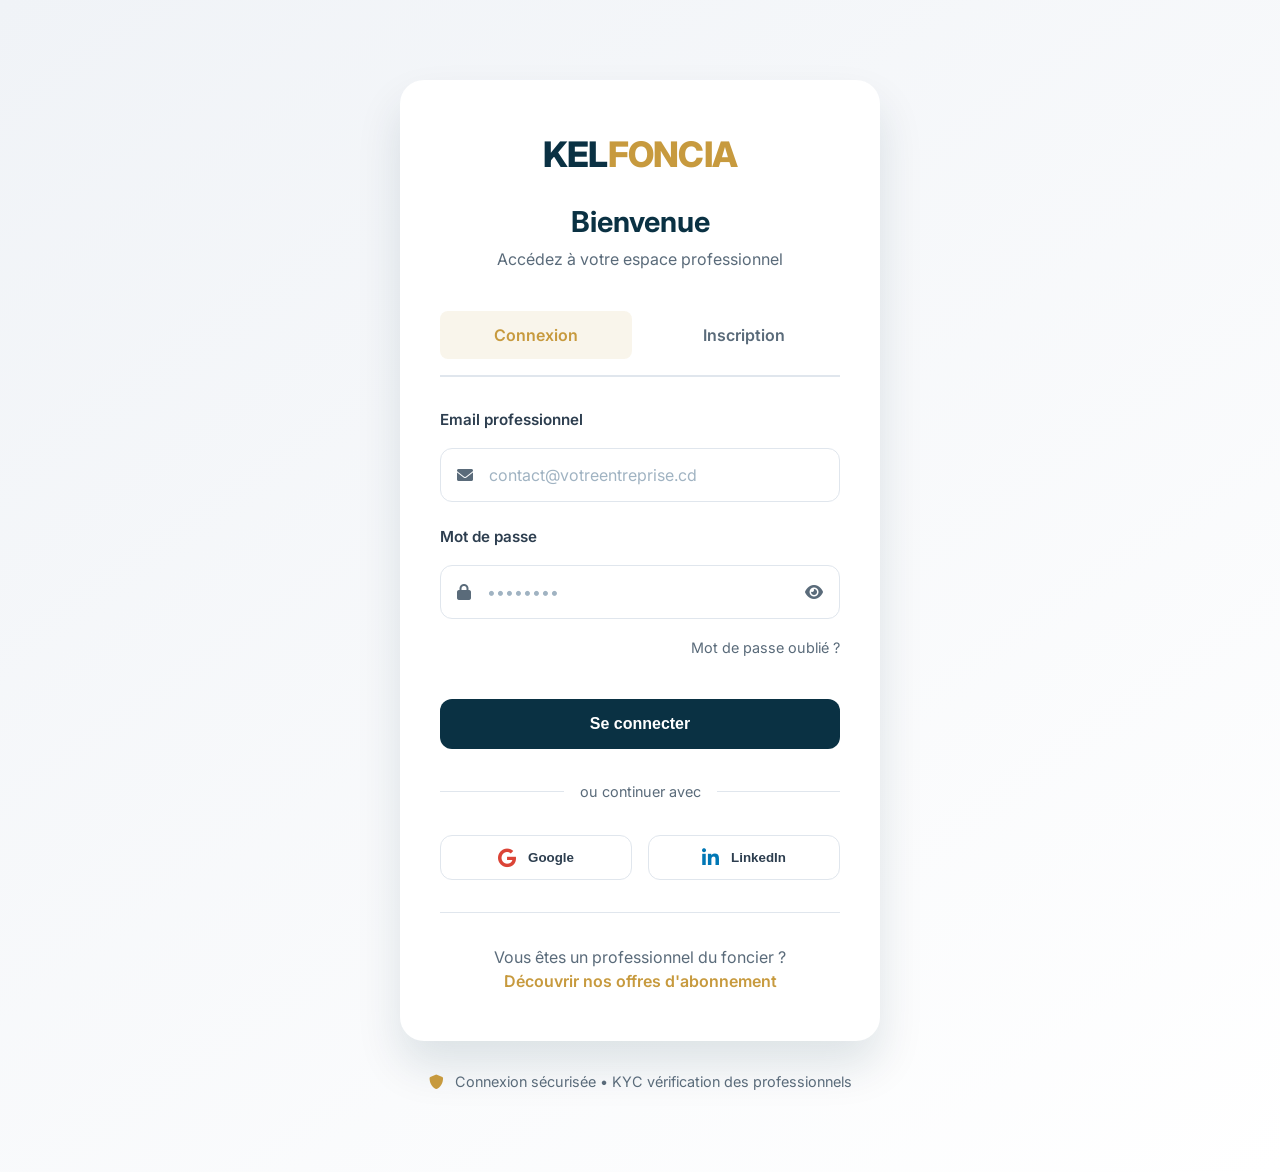
<file: connexion.html>
<!DOCTYPE html>
<html lang="fr">
    <head>
        <meta charset="UTF-8">
        <meta name="viewport" content="width=device-width, initial-scale=1.0">
        <title>Connexion • KelFoncia RDC</title>
        <link href="https://fonts.googleapis.com/css2?family=Inter:wght@400;500;600;700;800&display=swap" rel="stylesheet">
        <link rel="stylesheet" href="https://cdnjs.cloudflare.com/ajax/libs/font-awesome/6.0.0-beta3/css/all.min.css">
        <link rel="stylesheet" href="css/style.css">
        <style>
            /* Styles spécifiques à la page auth */
            .auth-page {
                min-height: 100vh;
                display: flex;
                align-items: center;
                justify-content: center;
                background: linear-gradient(145deg, var(--gris-clair) 0%, #ffffff 100%);
                padding: 80px 20px;
            }
            
            .auth-container {
                max-width: 480px;
                width: 100%;
            }
            
            .auth-card {
                background: white;
                border-radius: var(--border-radius-lg);
                box-shadow: var(--ombre-forte);
                padding: 48px 40px;
            }
            
            .auth-header {
                text-align: center;
                margin-bottom: 40px;
            }
            
            .auth-header .logo {
                font-size: 2.2rem;
                display: inline-block;
                margin-bottom: 24px;
            }
            
            .auth-header h1 {
                font-size: 1.8rem;
                color: var(--bleu-pro);
                margin-bottom: 8px;
            }
            
            .auth-header p {
                color: var(--gris-moyen);
            }
            
            .auth-tabs {
                display: flex;
                gap: 16px;
                margin-bottom: 32px;
                border-bottom: 2px solid #e0e6ed;
                padding-bottom: 16px;
            }
            
            .auth-tab {
                flex: 1;
                text-align: center;
                padding: 12px;
                font-weight: 600;
                color: var(--gris-moyen);
                cursor: pointer;
                border-radius: 8px;
                transition: var(--transition);
            }
            
            .auth-tab.active {
                background: rgba(199, 154, 62, 0.1);
                color: var(--or);
            }
            
            .auth-form {
                display: none;
            }
            
            .auth-form.active {
                display: block;
            }
            
            .form-group {
                margin-bottom: 24px;
            }
            
            .form-group label {
                display: block;
                font-weight: 600;
                color: var(--gris-fonce);
                margin-bottom: 8px;
                font-size: 0.95rem;
            }
            
            .input-group {
                display: flex;
                align-items: center;
                border: 1.5px solid #e0e6ed;
                border-radius: 12px;
                transition: var(--transition);
                background: white;
            }
            
            .input-group:focus-within {
                border-color: var(--or);
                box-shadow: 0 0 0 4px rgba(199, 154, 62, 0.1);
            }
            
            .input-group-icon {
                padding: 0 16px;
                color: var(--gris-moyen);
            }
            
            .input-group input {
                flex: 1;
                padding: 16px 16px 16px 0;
                border: none;
                background: transparent;
                font-size: 1rem;
                font-family: 'Inter', sans-serif;
            }
            
            .input-group input:focus {
                outline: none;
            }
            
            .input-group input::placeholder {
                color: #a0b3c2;
            }
            
            .forgot-password {
                text-align: right;
                margin-top: 8px;
            }
            
            .forgot-password a {
                color: var(--gris-moyen);
                font-size: 0.9rem;
                text-decoration: none;
            }
            
            .forgot-password a:hover {
                color: var(--or);
            }
            
            .btn-auth {
                width: 100%;
                padding: 16px;
                background: var(--bleu-pro);
                color: white;
                border: none;
                border-radius: 12px;
                font-weight: 700;
                font-size: 1rem;
                cursor: pointer;
                transition: var(--transition);
                margin-top: 16px;
            }
            
            .btn-auth:hover {
                background: #0c3b50;
                transform: translateY(-2px);
                box-shadow: 0 10px 20px rgba(10, 49, 67, 0.2);
            }
            
            .auth-divider {
                display: flex;
                align-items: center;
                text-align: center;
                color: var(--gris-moyen);
                margin: 32px 0;
            }
            
            .auth-divider::before,
            .auth-divider::after {
                content: '';
                flex: 1;
                border-bottom: 1px solid #e0e6ed;
            }
            
            .auth-divider span {
                padding: 0 16px;
                font-size: 0.9rem;
            }
            
            .social-login {
                display: grid;
                grid-template-columns: 1fr 1fr;
                gap: 16px;
            }
            
            .social-btn {
                display: flex;
                align-items: center;
                justify-content: center;
                gap: 12px;
                padding: 12px;
                border: 1.5px solid #e0e6ed;
                border-radius: 12px;
                background: white;
                font-weight: 600;
                color: var(--gris-fonce);
                cursor: pointer;
                transition: var(--transition);
            }
            
            .social-btn:hover {
                background: var(--gris-clair);
                border-color: var(--gris-moyen);
            }
            
            .social-btn i {
                font-size: 1.2rem;
            }
            
            .social-btn.google i {
                color: #DB4437;
            }
            
            .social-btn.linkedin i {
                color: #0077B5;
            }
            
            .auth-footer {
                text-align: center;
                margin-top: 32px;
                padding-top: 32px;
                border-top: 1px solid #e0e6ed;
                color: var(--gris-moyen);
            }
            
            .auth-footer a {
                color: var(--or);
                font-weight: 600;
                text-decoration: none;
            }
            
            .auth-footer a:hover {
                text-decoration: underline;
            }
            
            .role-selector {
                display: grid;
                grid-template-columns: repeat(3, 1fr);
                gap: 12px;
                margin-bottom: 24px;
            }
            
            .role-card {
                border: 1.5px solid #e0e6ed;
                border-radius: 12px;
                padding: 16px 8px;
                text-align: center;
                cursor: pointer;
                transition: var(--transition);
            }
            
            .role-card:hover {
                border-color: var(--or);
                background: rgba(199, 154, 62, 0.02);
            }
            
            .role-card.active {
                border-color: var(--or);
                background: rgba(199, 154, 62, 0.05);
            }
            
            .role-card i {
                font-size: 1.5rem;
                color: var(--or);
                margin-bottom: 8px;
            }
            
            .role-card span {
                display: block;
                font-weight: 600;
                font-size: 0.85rem;
                color: var(--gris-fonce);
            }
            
            .terms {
                display: flex;
                align-items: center;
                gap: 12px;
                margin-top: 24px;
                font-size: 0.9rem;
                color: var(--gris-moyen);
            }
            
            .terms input[type="checkbox"] {
                width: 18px;
                height: 18px;
                cursor: pointer;
            }
            
            .terms a {
                color: var(--or);
                text-decoration: none;
            }
            
            .kyc-section {
                margin-top: 32px;
                padding-top: 24px;
                border-top: 1px solid #e0e6ed;
            }
            
            .kyc-options {
                display: grid;
                grid-template-columns: 1fr 1fr;
                gap: 16px;
            }
            
            .btn-kyc {
                display: flex;
                align-items: center;
                justify-content: center;
                gap: 12px;
                padding: 14px;
                border: 1.5px solid var(--or);
                border-radius: 12px;
                background: rgba(199, 154, 62, 0.05);
                color: var(--or);
                font-weight: 600;
                cursor: pointer;
                transition: var(--transition);
                font-size: 0.9rem;
            }
            
            .btn-kyc:hover {
                background: var(--or);
                color: var(--bleu-pro);
                transform: translateY(-2px);
            }
            
            .btn-kyc i {
                font-size: 1.2rem;
            }
            
            .modal {
                display: none;
                position: fixed;
                z-index: 1000;
                left: 0;
                top: 0;
                width: 100%;
                height: 100%;
                background-color: rgba(0,0,0,0.5);
                backdrop-filter: blur(5px);
            }
            
            .modal-content {
                background-color: white;
                margin: 10% auto;
                padding: 30px;
                border-radius: var(--border-radius-lg);
                width: 90%;
                max-width: 500px;
                box-shadow: var(--ombre-forte);
                position: relative;
            }
            
            .close {
                position: absolute;
                top: 15px;
                right: 20px;
                color: var(--gris-moyen);
                font-size: 28px;
                font-weight: bold;
                cursor: pointer;
            }
            
            .close:hover {
                color: var(--or);
            }
            
            @media (max-width: 600px) {
                .auth-card {
                    padding: 32px 24px;
                }
                
                .role-selector {
                    grid-template-columns: 1fr;
                }
                
                .social-login {
                    grid-template-columns: 1fr;
                }
                
                .kyc-options {
                    grid-template-columns: 1fr;
                }
                
                .modal-content {
                    margin: 20% auto;
                    padding: 20px;
                }
            }
        </style>
    </head>
    <body>
        <main class="auth-page">
            <div class="auth-container fade-in">
                <div class="auth-card">
                    <div class="auth-header">
                        <a href="index.html" class="logo">KEL<span>FONCIA</span></a>
                        <h1>Bienvenue</h1>
                        <p>Accédez à votre espace professionnel</p>
                    </div>
                    
                    <!-- TABS CONNEXION / INSCRIPTION -->
                    <div class="auth-tabs">
                        <div class="auth-tab active" data-tab="login">Connexion</div>
                        <div class="auth-tab" data-tab="register">Inscription</div>
                    </div>
                    
                    <!-- FORMULAIRE CONNEXION -->
                    <div class="auth-form active" id="login-form">
                        <form>
                            <div class="form-group">
                                <label>Email professionnel</label>
                                <div class="input-group">
                                    <span class="input-group-icon"><i class="fas fa-envelope"></i></span>
                                    <input type="email" placeholder="contact@votreentreprise.cd" required>
                                </div>
                            </div>
                            
                            <div class="form-group">
                                <label>Mot de passe</label>
                                <div class="input-group">
                                    <span class="input-group-icon"><i class="fas fa-lock"></i></span>
                                    <input type="password" placeholder="••••••••" required>
                                    <span class="input-group-icon" style="cursor: pointer;">
                                        <i class="fas fa-eye"></i>
                                    </span>
                                </div>
                                <div class="forgot-password">
                                    <a href="#">Mot de passe oublié ?</a>
                                </div>
                            </div>
                            
                            <button type="submit" class="btn-auth">
                                Se connecter
                            </button>
                        </form>
                        
                        <div class="auth-divider">
                            <span>ou continuer avec</span>
                        </div>
                        
                        <div class="social-login">
                            <button class="social-btn google">
                                <i class="fab fa-google"></i>
                                Google
                            </button>
                            <button class="social-btn linkedin">
                                <i class="fab fa-linkedin-in"></i>
                                LinkedIn
                            </button>
                        </div>
                    </div>
                    
                    <!-- FORMULAIRE INSCRIPTION -->
                    <div class="auth-form" id="register-form">
                        <form>
                            <div class="form-group">
                                <label>Type de compte</label>
                                <div class="role-selector">
                                    <div class="role-card active" data-role="promoteur">
                                        <i class="fas fa-building"></i>
                                        <span>Promoteur</span>
                                    </div>
                                    <div class="role-card" data-role="investisseur">
                                        <i class="fas fa-chart-line"></i>
                                        <span>Investisseur</span>
                                    </div>
                                    <div class="role-card" data-role="proprietaire">
                                        <i class="fas fa-home"></i>
                                        <span>Propriétaire</span>
                                    </div>
                                </div>
                            </div>
                            
                            <div class="form-group">
                                <label>Nom complet / Raison sociale</label>
                                <div class="input-group">
                                    <span class="input-group-icon"><i class="fas fa-user"></i></span>
                                    <input type="text" placeholder="Votre nom ou société" required>
                                </div>
                            </div>
                            
                            <div class="form-group">
                                <label>Email professionnel</label>
                                <div class="input-group">
                                    <span class="input-group-icon"><i class="fas fa-envelope"></i></span>
                                    <input type="email" placeholder="contact@votreentreprise.cd" required>
                                </div>
                            </div>
                            
                            <div class="form-group">
                                <label>Téléphone (WhatsApp)</label>
                                <div class="input-group">
                                    <span class="input-group-icon"><i class="fas fa-phone-alt"></i></span>
                                    <input type="tel" placeholder="+243 81 234 5678" required>
                                </div>
                            </div>
                            
                            <div class="form-group">
                                <label>Mot de passe</label>
                                <div class="input-group">
                                    <span class="input-group-icon"><i class="fas fa-lock"></i></span>
                                    <input type="password" placeholder="Minimum 8 caractères" required>
                                </div>
                            </div>
                            
                            <div class="form-group">
                                <label>Confirmer le mot de passe</label>
                                <div class="input-group">
                                    <span class="input-group-icon"><i class="fas fa-lock"></i></span>
                                    <input type="password" placeholder="Confirmez votre mot de passe" required>
                                </div>
                            </div>
                            
                            <div class="terms">
                                <input type="checkbox" id="accept-terms" required>
                                <label for="accept-terms">
                                    J'accepte les <a href="#">conditions générales</a> et la 
                                    <a href="#">politique de confidentialité</a>
                                </label>
                            </div>
                            
                            <!-- SECTION KYC -->
                            <div class="kyc-section">
                                <h3 style="font-size: 1.1rem; color: var(--bleu-pro); margin-bottom: 16px; text-align: center;">
                                    <i class="fas fa-shield-alt" style="color: var(--or); margin-right: 8px;"></i>
                                    Vérification KYC Obligatoire
                                </h3>
                                <p style="font-size: 0.9rem; color: var(--gris-moyen); text-align: center; margin-bottom: 20px;">
                                    Pour sécuriser votre compte professionnel, choisissez une méthode de vérification d'identité.
                                </p>
                                <div class="kyc-options">
                                    <button type="button" class="btn-kyc" id="scan-id">
                                        <i class="fas fa-id-card"></i>
                                        Scanner Carte d'Électeur
                                    </button>
                                    <button type="button" class="btn-kyc" id="facial-recog">
                                        <i class="fas fa-camera"></i>
                                        Reconnaissance Faciale
                                    </button>
                                </div>
                            </div>
                            
                            <button type="submit" class="btn-auth" style="background: var(--or); color: var(--bleu-pro);">
                                Créer mon compte professionnel
                            </button>
                        </form>
                        
                        <div class="auth-divider">
                            <span>ou s'inscrire avec</span>
                        </div>
                        
                        <div class="social-login">
                            <button class="social-btn google">
                                <i class="fab fa-google"></i>
                                Google
                            </button>
                            <button class="social-btn linkedin">
                                <i class="fab fa-linkedin-in"></i>
                                LinkedIn
                            </button>
                        </div>
                    </div>
                    
                    <div class="auth-footer">
                        <p>Vous êtes un professionnel du foncier ?</p>
                        <a href="#">Découvrir nos offres d'abonnement</a>
                    </div>
                </div>
                
                <!-- MODAL KYC -->
                <div id="kyc-modal" class="modal">
                    <div class="modal-content">
                        <span class="close">&times;</span>
                        <h3 id="modal-title" style="text-align: center; color: var(--bleu-pro); margin-bottom: 20px;">
                            <i class="fas fa-camera" style="color: var(--or); margin-right: 8px;"></i>
                            Vérification d'Identité
                        </h3>
                        <div id="camera-container">
                            <video id="video" autoplay playsinline style="width: 100%; border-radius: 12px;"></video>
                            <canvas id="canvas" style="display:none;"></canvas>
                            <div class="camera-controls" style="text-align: center; margin-top: 20px;">
                                <button id="capture-btn" class="btn-auth" style="width: auto; padding: 12px 24px;">Capturer la photo</button>
                                <button id="retake-btn" class="btn-outline" style="width: auto; padding: 12px 24px; display:none; margin-left: 10px;">Reprendre</button>
                            </div>
                            <p id="status" style="text-align: center; margin-top: 10px; color: var(--gris-moyen); font-size: 0.9rem;"></p>
                        </div>
                    </div>
                </div>
                
                <!-- BADGE DE SÉCURITÉ -->
                <div style="text-align: center; margin-top: 30px; color: var(--gris-moyen); font-size: 0.9rem;">
                    <i class="fas fa-shield-alt" style="color: var(--or); margin-right: 8px;"></i>
                    Connexion sécurisée • KYC vérification des professionnels
                </div>
            </div>
        </main>
    </body>
    <script src="js/animations.js"></script>
    <script>
        //Script pour les tabs connexion/inscription
        document.addEventListener('DOMContentLoaded', function() {
            const tabs = document.querySelectorAll('.auth-tab');
            const forms = {
                'login': document.getElementById('login-form'),
                'register': document.getElementById('register-form')
            };
            
            tabs.forEach(tab => {
                tab.addEventListener('click', function() {
                    // Désactiver tous les tabs
                    tabs.forEach(t => t.classList.remove('active'));
                    this.classList.add('active');
                    
                    // Cacher tous les formulaires
                    Object.values(forms).forEach(form => {
                        if (form) form.classList.remove('active');
                    });
                    
                    // Afficher le formulaire correspondant
                    const tabName = this.dataset.tab;
                    if (tabName === 'login' && forms.login) {
                        forms.login.classList.add('active');
                    } else if (tabName === 'register' && forms.register) {
                        forms.register.classList.add('active');
                    }
                });
            });
            
        //     // Sélection des rôles
            const roleCards = document.querySelectorAll('.role-card');
            roleCards.forEach(card => {
                card.addEventListener('click', function() {
                    const parent = this.closest('.role-selector');
                    parent.querySelectorAll('.role-card').forEach(c => c.classList.remove('active'));
                    this.classList.add('active');
                });
            });
            
            // Afficher/masquer mot de passe
            const eyeIcons = document.querySelectorAll('.fa-eye, .fa-eye-slash');
            eyeIcons.forEach(icon => {
                icon.addEventListener('click', function() {
                    const input = this.closest('.input-group').querySelector('input');
                    if (input.type === 'password') {
                        input.type = 'text';
                        this.classList.remove('fa-eye');
                        this.classList.add('fa-eye-slash');
                    } else {
                        input.type = 'password';
                        this.classList.remove('fa-eye-slash');
                        this.classList.add('fa-eye');
                    }
                });
            });
            
            // KYC Modal
            const modal = document.getElementById('kyc-modal');
            const modalTitle = document.getElementById('modal-title');
            const video = document.getElementById('video');
            const canvas = document.getElementById('canvas');
            const captureBtn = document.getElementById('capture-btn');
            const retakeBtn = document.getElementById('retake-btn');
            const status = document.getElementById('status');
            const closeBtn = document.querySelector('.close');
            
            let stream;
            let currentMode = '';
            
            // Ouvrir modal pour scan ID
            document.getElementById('scan-id').addEventListener('click', function() {
                openModal('Scanner Carte d\'Électeur', 'Positionnez votre carte d\'électeur dans le cadre et capturez la photo.');
            });
            
            // Ouvrir modal pour reconnaissance faciale
            document.getElementById('facial-recog').addEventListener('click', function() {
                openModal('Reconnaissance Faciale', 'Positionnez-vous face à la caméra et capturez votre photo.');
            });
            
            // Fermer modal
            closeBtn.addEventListener('click', closeModal);
            window.addEventListener('click', function(event) {
                if (event.target === modal) {
                    closeModal();
                }
            });
            
            function openModal(title, instruction) {
                modalTitle.innerHTML = '<i class="fas fa-camera" style="color: var(--or); margin-right: 8px;"></i>' + title;
                status.textContent = instruction;
                modal.style.display = 'block';
                startCamera();
            }
            
            function closeModal() {
                modal.style.display = 'none';
                stopCamera();
                resetCamera();
            }
            
            function startCamera() {
                navigator.mediaDevices.getUserMedia({ video: true })
                    .then(function(mediaStream) {
                        stream = mediaStream;
                        video.srcObject = mediaStream;
                        video.style.display = 'block';
                        captureBtn.style.display = 'inline-block';
                        retakeBtn.style.display = 'none';
                        status.style.color = 'var(--gris-moyen)';
                    })
                    .catch(function(err) {
                        console.error('Erreur d\'accès à la caméra:', err);
                        status.textContent = 'Erreur: Impossible d\'accéder à la caméra. Vérifiez les permissions.';
                        status.style.color = 'red';
                    });
            }
            
            function stopCamera() {
                if (stream) {
                    stream.getTracks().forEach(track => track.stop());
                }
            }
            
            function resetCamera() {
                video.style.display = 'block';
                canvas.style.display = 'none';
                captureBtn.style.display = 'inline-block';
                retakeBtn.style.display = 'none';
            }
            
            // Capturer la photo
            captureBtn.addEventListener('click', function() {
                const context = canvas.getContext('2d');
                canvas.width = video.videoWidth;
                canvas.height = video.videoHeight;
                context.drawImage(video, 0, 0, canvas.width, canvas.height);
                
                video.style.display = 'none';
                canvas.style.display = 'block';
                captureBtn.style.display = 'none';
                retakeBtn.style.display = 'inline-block';
                
                status.textContent = 'Photo capturée avec succès ! Vous pouvez la reprendre ou fermer la fenêtre.';
                status.style.color = 'green';
                
                // Ici, on pourrait envoyer l'image à un serveur pour vérification
                // Pour la démo, on simule une vérification
                setTimeout(() => {
                    status.textContent = 'Vérification en cours...';
                    setTimeout(() => {
                        status.textContent = 'Vérification réussie ! Votre identité a été confirmée.';
                        status.style.color = 'green';
                    }, 2000);
                }, 1000);
            });
            
            // Reprendre la photo
            retakeBtn.addEventListener('click', resetCamera);
        });
    </script>
</html>
</file>
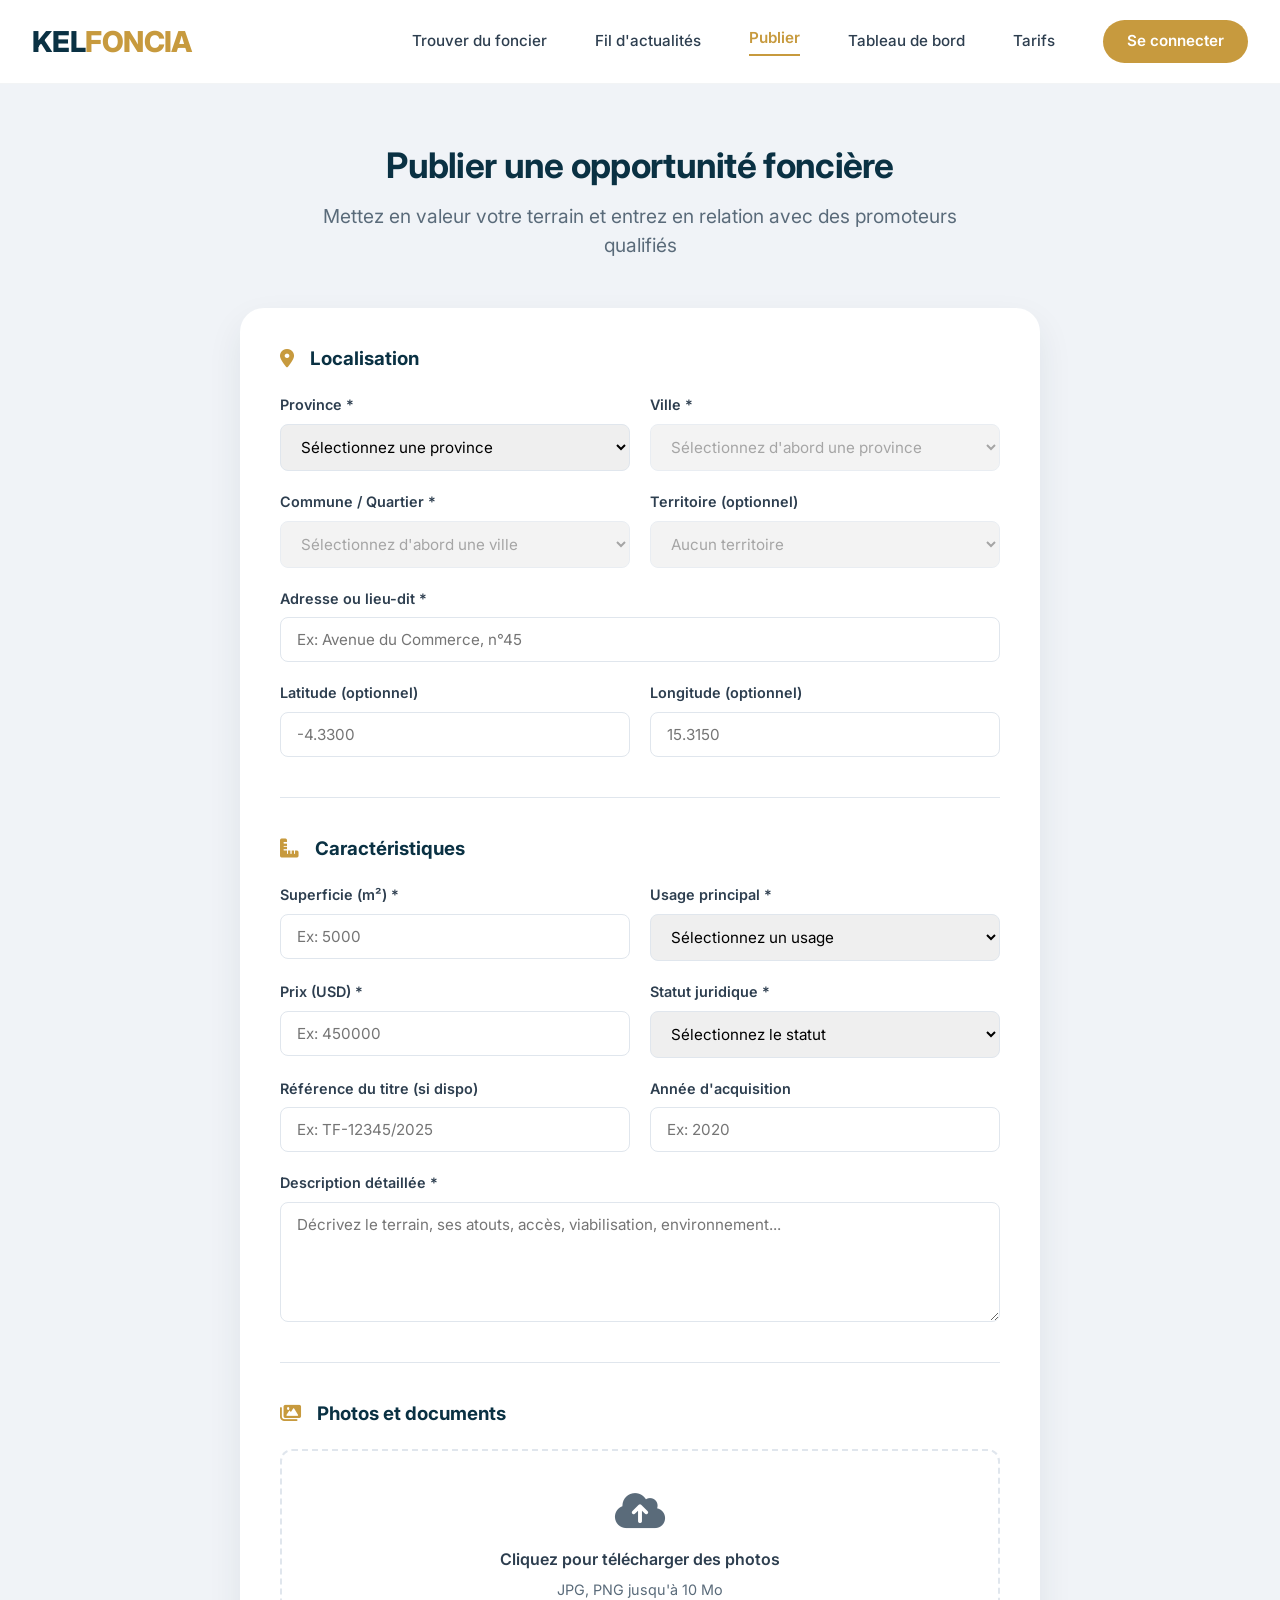
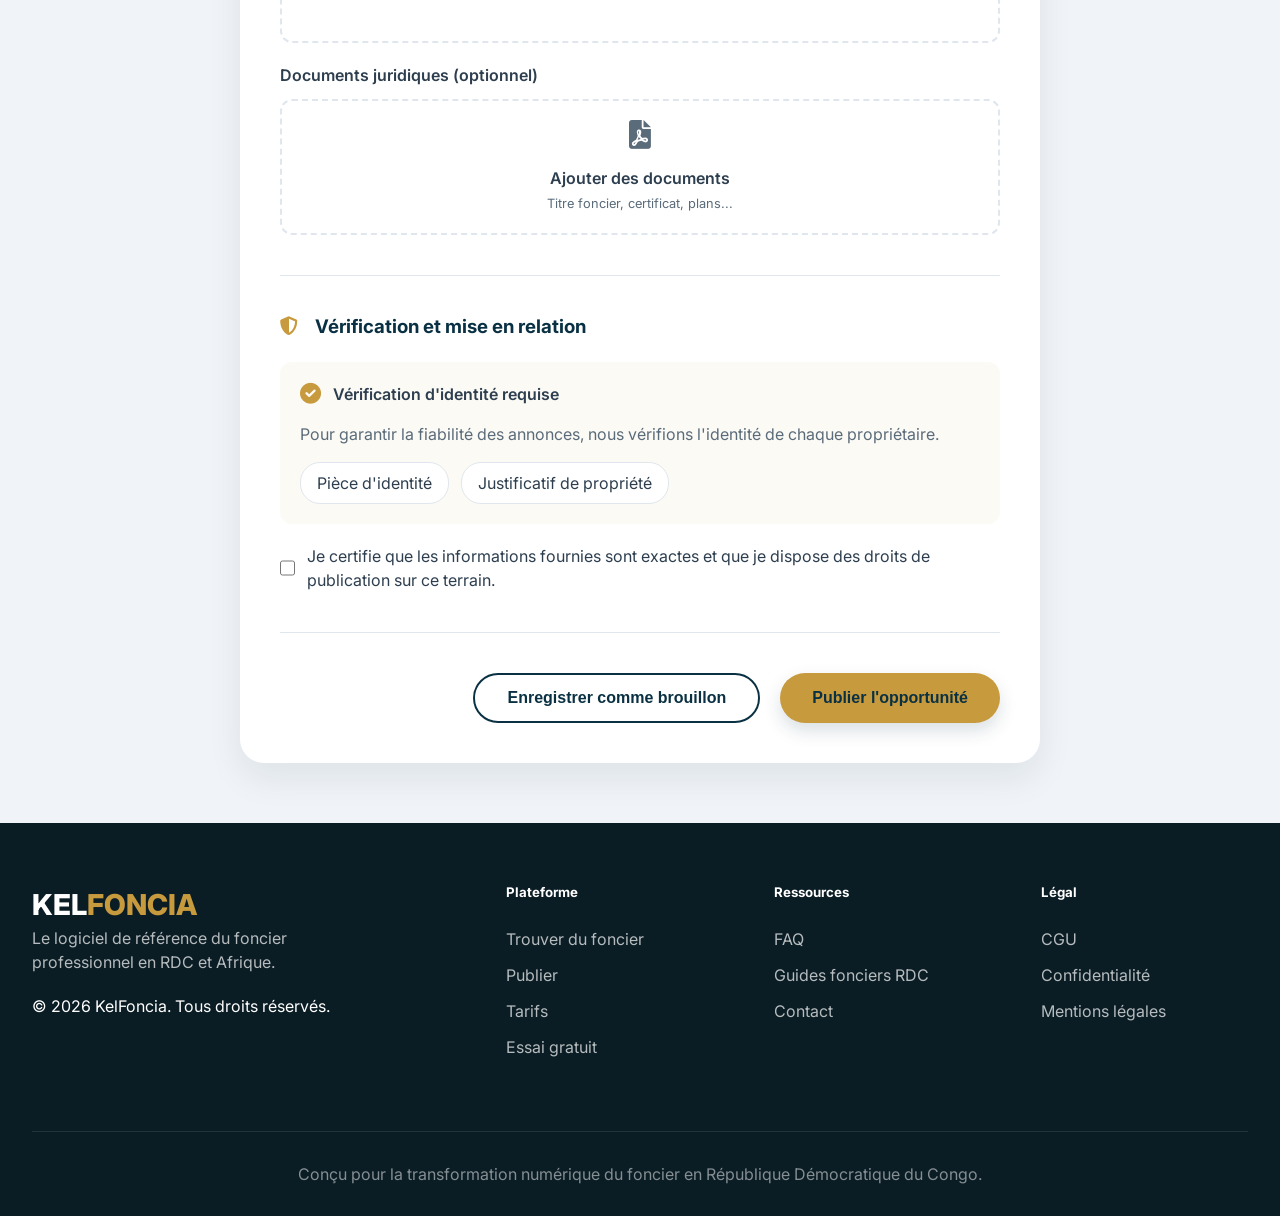
<file: publier.html>
<!DOCTYPE html>
<html lang="fr">
    <head>
        <meta charset="UTF-8">
        <meta name="viewport" content="width=device-width, initial-scale=1.0">
        <title>Publier une opportunité • KelFoncia RDC</title>
        <link href="https://fonts.googleapis.com/css2?family=Inter:wght@400;500;600;700;800&display=swap" rel="stylesheet">
        <link rel="stylesheet" href="https://cdnjs.cloudflare.com/ajax/libs/font-awesome/6.0.0-beta3/css/all.min.css">
        <link rel="stylesheet" href="css/style.css">
    </head>
    <body>
        <header>
            <div class="container navbar">
                <a href="index.html" class="logo">KEL<span>FONCIA</span></a>
                <div class="nav-links">
                    <a href="recherche.html">Trouver du foncier</a>
                    <a href="actualites.html">Fil d'actualités</a>
                    <a href="publier.html" class="active">Publier</a>
                    <a href="tableau-de-bord.html">Tableau de bord</a>
                    <a href="#">Tarifs</a>
                    <a href="connexion.html" class="nav-cta">Se connecter</a>
                </div>
                <div class="mobile-menu">
                    <i class="fas fa-bars"></i>
                </div>
            </div>
        </header>

        <main style="padding: 60px 0; background: var(--gris-clair);">
            <div class="container">
                <div style="text-align: center; margin-bottom: 40px;">
                    <h1 class="section-title fade-in">Publier une opportunité foncière</h1>
                    <p class="section-sub fade-in" style="margin-left: auto; margin-right: auto;">
                        Mettez en valeur votre terrain et entrez en relation avec des promoteurs qualifiés
                    </p>
                </div>

                <form class="publier-form fade-in">
                    <!-- SECTION 1 : LOCALISATION -->
                    <div class="form-section">
                        <h3><i class="fas fa-map-marker-alt" style="color: var(--or); margin-right: 12px;"></i> Localisation</h3>
                        <div class="form-grid">
                            <div class="form-group">
                                <label>Province *</label>
                                <select id="province-select" required>
                                    <option value="">Sélectionnez une province</option>
                                </select>
                            </div>
                            <div class="form-group">
                                <label>Ville *</label>
                                <select id="ville-select" required>
                                    <option value="">Sélectionnez d'abord une province</option>
                                </select>
                            </div>
                            <div class="form-group">
                                <label>Commune / Quartier *</label>
                                <select id="commune-select" required>
                                    <option value="">Sélectionnez d'abord une ville</option>
                                </select>
                            </div>
                            <div class="form-group">
                                <label>Territoire (optionnel)</label>
                                <select id="territoire-select">
                                    <option value="">Aucun territoire</option>
                                </select>
                            </div>
                            <div class="form-group full-width">
                                <label>Adresse ou lieu-dit *</label>
                                <input type="text" placeholder="Ex: Avenue du Commerce, n°45" required>
                            </div>
                            <div class="form-group">
                                <label>Latitude (optionnel)</label>
                                <input type="text" placeholder="-4.3300">
                            </div>
                            <div class="form-group">
                                <label>Longitude (optionnel)</label>
                                <input type="text" placeholder="15.3150">
                            </div>
                        </div>
                    </div>

                    <!-- SECTION 2 : CARACTÉRISTIQUES -->
                    <div class="form-section">
                        <h3><i class="fas fa-ruler-combined" style="color: var(--or); margin-right: 12px;"></i> Caractéristiques</h3>
                        <div class="form-grid">
                            <div class="form-group">
                                <label>Superficie (m²) *</label>
                                <input type="number" placeholder="Ex: 5000" required>
                            </div>
                            <div class="form-group">
                                <label>Usage principal *</label>
                                <select required>
                                    <option value="">Sélectionnez un usage</option>
                                    <option>Résidentiel</option>
                                    <option>Commercial</option>
                                    <option>Industriel</option>
                                    <option>Mixte</option>
                                    <option>Agricole</option>
                                </select>
                            </div>
                            <div class="form-group">
                                <label>Prix (USD) *</label>
                                <input type="number" placeholder="Ex: 450000" required>
                            </div>
                            <div class="form-group">
                                <label>Statut juridique *</label>
                                <select required>
                                    <option value="">Sélectionnez le statut</option>
                                    <option>Titre foncier</option>
                                    <option>Certificat d'enregistrement</option>
                                    <option>Contrat de location longue durée</option>
                                    <option>Droit de superficie</option>
                                    <option>Droit coutumier</option>
                                </select>
                            </div>
                            <div class="form-group">
                                <label>Référence du titre (si dispo)</label>
                                <input type="text" placeholder="Ex: TF-12345/2025">
                            </div>
                            <div class="form-group">
                                <label>Année d'acquisition</label>
                                <input type="number" placeholder="Ex: 2020">
                            </div>
                            <div class="form-group full-width">
                                <label>Description détaillée *</label>
                                <textarea placeholder="Décrivez le terrain, ses atouts, accès, viabilisation, environnement..." required></textarea>
                            </div>
                        </div>
                    </div>

                    <!-- SECTION 3 : DOCUMENTS ET PHOTOS -->
                    <div class="form-section">
                        <h3><i class="fas fa-images" style="color: var(--or); margin-right: 12px;"></i> Photos et documents</h3>
                        <div class="upload-area">
                            <i class="fas fa-cloud-upload-alt"></i>
                            <p style="font-weight: 600; margin-bottom: 8px;">Cliquez pour télécharger des photos</p>
                            <p style="color: var(--gris-moyen); font-size: 0.9rem;">JPG, PNG jusqu'à 10 Mo</p>
                        </div>
                        <div style="margin-top: 20px;">
                            <label style="display: block; margin-bottom: 12px; font-weight: 600;">Documents juridiques (optionnel)</label>
                            <div class="upload-area" style="padding: 20px;">
                                <i class="fas fa-file-pdf" style="font-size: 1.8rem;"></i>
                                <p style="font-weight: 600; margin-bottom: 4px;">Ajouter des documents</p>
                                <p style="color: var(--gris-moyen); font-size: 0.8rem;">Titre foncier, certificat, plans...</p>
                            </div>
                        </div>
                    </div>

                    <!-- SECTION 4 : CONTACT ET VALIDATION -->
                    <div class="form-section">
                        <h3><i class="fas fa-shield" style="color: var(--or); margin-right: 12px;"></i> Vérification et mise en relation</h3>
                        <div style="background: rgba(199, 154, 62, 0.05); padding: 20px; border-radius: 12px; margin-bottom: 20px;">
                            <div style="display: flex; align-items: center; gap: 12px; margin-bottom: 16px;">
                                <i class="fas fa-check-circle" style="color: var(--or); font-size: 1.3rem;"></i>
                                <span style="font-weight: 600;">Vérification d'identité requise</span>
                            </div>
                            <p style="color: var(--gris-moyen); margin-bottom: 16px;">Pour garantir la fiabilité des annonces, nous vérifions l'identité de chaque propriétaire.</p>
                            <div style="display: flex; gap: 12px;">
                                <span style="background: white; padding: 8px 16px; border-radius: 20px; border: 1px solid #e0e6ed;">Pièce d'identité</span>
                                <span style="background: white; padding: 8px 16px; border-radius: 20px; border: 1px solid #e0e6ed;">Justificatif de propriété</span>
                            </div>
                        </div>
                        <div style="display: flex; align-items: center; gap: 12px;">
                            <input type="checkbox" id="certify" style="width: 18px; height: 18px;">
                            <label for="certify" style="font-weight: normal;">Je certifie que les informations fournies sont exactes et que je dispose des droits de publication sur ce terrain.</label>
                        </div>
                    </div>

                    <!-- BOUTONS DE SOUMISSION -->
                    <div style="display: flex; justify-content: flex-end; gap: 20px; margin-top: 40px;">
                        <button type="button" class="btn btn-outline">Enregistrer comme brouillon</button>
                        <button type="submit" class="btn btn-primary" style="background: var(--or); color: var(--bleu-pro);">Publier l'opportunité</button>
                    </div>
                </form>
            </div>
        </main>

        <footer>
            <div class="container">
                <div class="footer-grid">
                    <div>
                        <a href="index.html" class="footer-logo">KEL<span>FONCIA</span></a>
                        <p style="color: rgba(255,255,255,0.7); margin-bottom: 20px; max-width: 300px;">
                            Le logiciel de référence du foncier professionnel en RDC et Afrique.
                        </p>
                        <p class="footer-small">© 2026 KelFoncia. Tous droits réservés.</p>
                    </div>
                    <div class="footer-links">
                        <h5>Plateforme</h5>
                        <ul>
                            <li><a href="recherche.html">Trouver du foncier</a></li>
                            <li><a href="publier.html">Publier</a></li>
                            <li><a href="#">Tarifs</a></li>
                            <li><a href="#">Essai gratuit</a></li>
                        </ul>
                    </div>
                    <div class="footer-links">
                        <h5>Ressources</h5>
                        <ul>
                            <li><a href="#">FAQ</a></li>
                            <li><a href="#">Guides fonciers RDC</a></li>
                            <li><a href="#">Contact</a></li>
                        </ul>
                    </div>
                    <div class="footer-links">
                        <h5>Légal</h5>
                        <ul>
                            <li><a href="#">CGU</a></li>
                            <li><a href="#">Confidentialité</a></li>
                            <li><a href="#">Mentions légales</a></li>
                        </ul>
                    </div>
                </div>
                <div class="copyright">
                    Conçu pour la transformation numérique du foncier en République Démocratique du Congo.
                </div>
            </div>
        </footer>

        <script src="js/animations.js"></script>
        <script src="js/provinces-data.js"></script>
        <script>
            // ===== GESTION DES SÉLECTIONS EN CASCADE =====
            document.addEventListener('DOMContentLoaded', function() {
                const provinceSelect = document.getElementById('province-select');
                const villeSelect = document.getElementById('ville-select');
                const communeSelect = document.getElementById('commune-select');
                const territoireSelect = document.getElementById('territoire-select');

                // État initial : désactiver jusqu'à sélection
                villeSelect.disabled = true;
                communeSelect.disabled = true;
                territoireSelect.disabled = true;

                // Remplir les provinces au chargement
                function initProvinces() {
                    const provinces = getProvinces();
                    provinces.forEach(province => {
                        const option = document.createElement('option');
                        option.value = province;
                        option.textContent = province;
                        provinceSelect.appendChild(option);
                    });
                }

                // Événement changement de province
                provinceSelect.addEventListener('change', function() {
                    const selectedProvince = this.value;
                    
                    // Réinitialiser les sélections
                    villeSelect.innerHTML = '<option value="">Sélectionnez une ville</option>';
                    communeSelect.innerHTML = '<option value="">Sélectionnez une commune</option>';
                    territoireSelect.innerHTML = '<option value="">Aucun territoire</option>';

                    if (!selectedProvince) {
                        villeSelect.disabled = true;
                        communeSelect.disabled = true;
                        territoireSelect.disabled = true;
                        return;
                    }

                    villeSelect.disabled = false;
                    
                    // Remplir les villes
                    const villes = getVillesByProvince(selectedProvince);
                    villes.forEach(ville => {
                        const option = document.createElement('option');
                        option.value = ville;
                        option.textContent = ville;
                        villeSelect.appendChild(option);
                    });

                    // Remplir les territoires
                    const territoires = getTerritoiresByProvince(selectedProvince);
                    if (territoires.length > 0) {
                        territoireSelect.disabled = false;
                        territoires.forEach(territoire => {
                            const option = document.createElement('option');
                            option.value = territoire;
                            option.textContent = territoire;
                            territoireSelect.appendChild(option);
                        });
                    } else {
                        territoireSelect.disabled = true;
                    }
                });

                // Événement changement de ville
                villeSelect.addEventListener('change', function() {
                    const selectedProvince = provinceSelect.value;
                    const selectedVille = this.value;
                    
                    // Réinitialiser les communes
                    communeSelect.innerHTML = '<option value="">Sélectionnez une commune</option>';

                    if (!selectedVille) {
                        communeSelect.disabled = true;
                        return;
                    }

                    communeSelect.disabled = false;
                    
                    // Remplir les communes
                    const communes = getCommunesByVille(selectedProvince, selectedVille);
                    console.log('Commune count for', selectedProvince, selectedVille, communes.length);
                    communes.forEach(commune => {
                        const option = document.createElement('option');
                        option.value = commune;
                        option.textContent = commune;
                        communeSelect.appendChild(option);
                    });
                });

                // Événement changement de commune : désactive le territoire si une commune est choisie
                communeSelect.addEventListener('change', function() {
                    const selectedProvince = provinceSelect.value;
                    const selectedCommune = this.value;

                    if (selectedCommune) {
                        // Réinitialiser et désactiver le select territoire
                        territoireSelect.innerHTML = '<option value="">Aucun territoire</option>';
                        territoireSelect.disabled = true;
                    } else {
                        // Réactiver et remplir le territoire si la province en possède
                        territoireSelect.innerHTML = '<option value="">Aucun territoire</option>';
                        const territoires = getTerritoiresByProvince(selectedProvince);
                        if (territoires.length > 0) {
                            territoireSelect.disabled = false;
                            territoires.forEach(territoire => {
                                const option = document.createElement('option');
                                option.value = territoire;
                                option.textContent = territoire;
                                territoireSelect.appendChild(option);
                            });
                        } else {
                            territoireSelect.disabled = true;
                        }
                    }
                });

                // Initialisation
                initProvinces();
            });
        </script>
    </body>
</html>
</file>
<file: css/style.css>
/* ===== STYLE COMPLET KELFONCIA RDC ===== */
:root {
    --bleu-pro: #0a3143;
    --bleu-clair: #1e4b5e;
    --or: #c79a3e;
    --or-fonce: #b6862e;
    --gris-fonce: #2d3e4f;
    --gris-moyen: #5a6b7a;
    --gris-clair: #f0f3f7;
    --blanc: #ffffff;
    --ombre: 0 15px 35px rgba(10, 49, 67, 0.08);
    --ombre-forte: 0 25px 45px rgba(10, 49, 67, 0.12);
    --border-radius: 12px;
    --border-radius-lg: 24px;
    --transition: all 0.3s cubic-bezier(0.25, 0.46, 0.45, 0.94);
}

/* ===== RESET NEUTRE (sans toucher à auth-page) ===== */
* {
    margin: 0;
    padding: 0;
    box-sizing: border-box;
}

html {
    scroll-behavior: smooth;
}

body {
    font-family: 'Inter', sans-serif;
    color: var(--gris-fonce);
    line-height: 1.5;
    background-color: var(--blanc);
}

/* ====== CSS Scrollbar ======== */
::-webkit-scrollbar {
    width: .6rem;
    background: var(--bleu-pro);
}

::-webkit-scrollbar-thumb {
    background: var(--or-fonce);
    border-radius: 5px;
}

::-webkit-scrollbar-thumb:hover {
    background: var(--or);
}

/* ===== CONTAINER ===== */
.container {
    width: 100%;
    max-width: 1280px;
    margin: 0 auto;
    padding: 0 32px;
}

/* ===== TYPOGRAPHIE ===== */
h1, h2, h3, h4 {
    font-weight: 700;
    line-height: 1.2;
    color: var(--bleu-pro);
}

.section-title {
    font-size: 2.2rem;
    letter-spacing: -0.02em;
    margin-bottom: 1rem;
    color: var(--bleu-pro);
}

.section-sub {
    font-size: 1.2rem;
    font-weight: 400;
    color: var(--gris-moyen);
    max-width: 700px;
    margin-bottom: 3rem;
}

/* ===== BOUTONS ===== */
.btn {
    display: inline-block;
    padding: 14px 32px;
    border-radius: 40px;
    font-weight: 600;
    font-size: 1rem;
    transition: var(--transition);
    border: none;
    cursor: pointer;
    background: transparent;
    text-decoration: none;
    text-align: center;
}

.btn-primary {
    background: var(--bleu-pro);
    color: white;
    box-shadow: 0 8px 18px rgba(10, 49, 67, 0.15);
}

.btn-primary:hover {
    background: #0c3b50;
    transform: translateY(-3px);
    box-shadow: 0 15px 25px rgba(10, 49, 67, 0.2);
}

.btn-outline {
    border: 2px solid var(--bleu-pro);
    color: var(--bleu-pro);
    background: white;
}

.btn-outline:hover {
    background: var(--bleu-pro);
    color: white;
}

.btn-or {
    background: var(--or);
    color: var(--bleu-pro);
    font-weight: 700;
}

.btn-or:hover {
    background: var(--or-fonce);
    transform: translateY(-3px);
}

/* ===== HEADER ===== */
header {
    padding: 20px 0;
    background: rgba(255,255,255,0.95);
    backdrop-filter: blur(10px);
    position: sticky;
    top: 0;
    z-index: 1000;
    border-bottom: 1px solid rgba(10,49,67,0.05);
}

.navbar {
    display: flex;
    justify-content: space-between;
    align-items: center;
}

.logo {
    font-size: 1.8rem;
    font-weight: 800;
    color: var(--bleu-pro);
    letter-spacing: -0.02em;
    text-decoration: none;
}

.logo span {
    color: var(--or);
}

.nav-links {
    display: flex;
    gap: 48px;
    font-weight: 500;
    align-items: center;
}

.nav-links a {
    color: var(--gris-fonce);
    transition: var(--transition);
    font-size: 0.95rem;
    text-decoration: none;
}

.nav-links a:hover {
    color: var(--or);
}

.nav-links a.active {
    color: var(--or);
    font-weight: 600;
    border-bottom: 2px solid var(--or);
    padding-bottom: 4px;
}

.nav-cta {
    background: var(--or);
    color: white !important;
    padding: 10px 24px;
    border-radius: 30px;
    font-weight: 600;
}

.nav-cta:hover {
    background: #b6862e;
    color: white !important;
}

.mobile-menu {
    display: none;
    font-size: 1.8rem;
    color: var(--bleu-pro);
    cursor: pointer;
}

/* ===== FOOTER ===== */
footer {
    background: #0a1c24;
    color: white;
    padding: 60px 0 30px;
    margin-top: auto;
}

.footer-grid {
    display: grid;
    grid-template-columns: 2fr 1fr 1fr 1fr;
    gap: 60px;
    margin-bottom: 60px;
}

.footer-logo {
    font-size: 1.8rem;
    font-weight: 800;
    margin-bottom: 16px;
    text-decoration: none;
    color: white;
}

.footer-logo span {
    color: var(--or);
}

.footer-links h5 {
    margin-bottom: 24px;
    color: white;
}

.footer-links ul {
    list-style: none;
}

.footer-links li {
    margin-bottom: 12px;
}

.footer-links a {
    color: rgba(255,255,255,0.7);
    transition: var(--transition);
    text-decoration: none;
}

.footer-links a:hover {
    color: var(--or);
}

.copyright {
    text-align: center;
    padding-top: 30px;
    border-top: 1px solid rgba(255,255,255,0.1);
    color: rgba(255,255,255,0.5);
}

/* ===== PAGE RECHERCHE ===== */
.search-header {
    background: var(--gris-clair);
    padding: 40px 0;
    border-bottom: 1px solid rgba(10,49,67,0.05);
}

.search-title {
    font-size: 1.8rem;
    margin-bottom: 24px;
    color: var(--bleu-pro);
}

.filtres-avances {
    background: white;
    padding: 30px;
    border-radius: var(--border-radius-lg);
    box-shadow: var(--ombre);
    margin-top: 20px;
}

.filtres-grid {
    display: grid;
    grid-template-columns: repeat(auto-fit, minmax(200px, 1fr));
    gap: 20px;
    margin-bottom: 20px;
}

.filtre-groupe {
    display: flex;
    flex-direction: column;
    gap: 8px;
}

.filtre-groupe label {
    font-weight: 600;
    font-size: 0.9rem;
    color: var(--gris-fonce);
}

.filtre-groupe select,
.filtre-groupe input {
    padding: 12px 16px;
    border: 1px solid #e0e6ed;
    border-radius: 8px;
    font-family: 'Inter', sans-serif;
    font-size: 0.95rem;
    color: var(--gris-fonce);
    background: white;
    width: 100%;
}

.filtre-groupe select:focus,
.filtre-groupe input:focus {
    outline: none;
    border-color: var(--or);
    box-shadow: 0 0 0 3px rgba(199, 154, 62, 0.1);
}

.filtres-actions {
    display: flex;
    justify-content: flex-end;
    gap: 16px;
    margin-top: 20px;
    padding-top: 20px;
    border-top: 1px solid #e0e6ed;
}

.resultats-stats {
    display: flex;
    justify-content: space-between;
    align-items: center;
    margin: 40px 0 20px;
}

.carte-resultats {
    display: grid;
    grid-template-columns: 1fr 1fr;
    gap: 30px;
    margin-bottom: 40px;
}

.carte-mini {
    height: 300px;
    border-radius: var(--border-radius-lg);
    overflow: hidden;
    box-shadow: var(--ombre);
}

.liste-terrains {
    display: grid;
    grid-template-columns: 1fr;
    gap: 20px;
}

.feed-date {
    font-size: 0.85rem;
    color: var(--gris-moyen);
    margin-bottom: 8px;
}

/* modal detail palette */
#detail-modal {
    position: fixed;
    top: 0;
    left: 0;
    right: 0;
    bottom: 0;
    background: rgba(0,0,0,0.6);
    display: none;
    align-items: center;
    justify-content: center;
    z-index: 2000;
}
#detail-modal .modal-content {
    background: white;
    border-radius: var(--border-radius-lg);
    max-width: 900px;
    width: 95%;
    max-height: 90%;
    overflow-y: auto;
    padding: 32px;
    position: relative;
    box-shadow: var(--ombre-forte);
}
#detail-modal .modal-close {
    position: absolute;
    top: 16px;
    right: 16px;
    font-size: 1.5rem;
    cursor: pointer;
    color: var(--gris-fonce);
}
#detail-modal .modal-title {
    font-size: 2rem;
    margin-bottom: 24px;
    color: var(--bleu-pro);
}
#detail-modal .modal-body-grid {
    display: flex;
    gap: 40px;
    flex-wrap: wrap;
}
#detail-modal .modal-left-col {
    flex: 1 1 60%;
    min-width: 280px;
    display: flex;
    flex-direction: column;
    gap: 20px;
}
#detail-modal .modal-right-col {
    flex: 1 1 35%;
    min-width: 280px;
    display: flex;
    flex-direction: column;
    gap: 20px;
}
#detail-modal .terrain-image-large {
    width: 100%;
    height: 280px;
    background: var(--gris-clair);
    border-radius: var(--border-radius);
    overflow: hidden;
    display: flex;
    align-items: center;
    justify-content: center;
    box-shadow: var(--ombre);
}
#detail-modal .terrain-image-large img {
    width: 100%;
    height: 100%;
    object-fit: cover;
}
#detail-modal .placeholder-icon {
    font-size: 4rem;
    color: var(--gris-moyen);
}
#detail-modal .comments-section {
    display: flex;
    flex-direction: column;
    gap: 12px;
    max-height: 350px;
}
#detail-modal .comments-section h3 {
    margin: 0;
    color: var(--bleu-pro);
    font-size: 1.1rem;
}
#detail-modal .comment-list {
    list-style: none;
    margin: 0;
    padding: 0;
    flex: 1;
    overflow-y: auto;
    border-radius: 8px;
    background: #f7f7f7;
    padding: 12px;
}
#detail-modal .comment-list li {
    background: white;
    padding: 10px 12px;
    border-radius: 6px;
    margin-bottom: 8px;
    font-size: 0.9rem;
    transition: background 0.2s;
}
#detail-modal .comment-list li:hover {
    background: #f0f0f0;
}
#detail-modal .comment-form {
    display: flex;
    flex-direction: column;
    gap: 8px;
    position: sticky;
    bottom: 0;
    background: white;
    padding-top: 8px;
    z-index: 10;
}
#detail-modal .comment-form textarea {
    width: 100%;
    height: 80px;
    padding: 10px;
    border: 1px solid #ccc;
    border-radius: 8px;
    resize: vertical;
    font-family: inherit;
    font-size: 0.95rem;
    background: #fff;
}
#detail-modal .comment-form button.btn-comment {
    width: 100%;
    padding: 10px 16px;
}
#detail-modal .terrain-info {
    background: #fcfcfc;
    padding: 20px;
    border-radius: 8px;
}
#detail-modal .terrain-info p {
    margin: 8px 0;
    line-height: 1.4;
    font-size: 0.95rem;
}
#detail-modal .terrain-desc {
    margin-top: 12px;
    font-size: 0.9rem;
    color: var(--gris-fonce);
}
#detail-modal .payment-box {
    padding: 12px;
    background: #fffbf0;
    border: 1px solid #f0e0c8;
    border-radius: 8px;
    font-size: 0.85rem;
    text-align: center;
}
#detail-modal .payment-box p {
    margin: 0 0 10px;
    font-size: 0.85rem;
}
#detail-modal .payment-box button.btn-payment {
    width: 100%;
    padding: 8px 12px;
    font-size: 0.9rem;
}
#detail-modal .more-info {
    margin-top: 24px;
    text-align: center;
    color: var(--gris-moyen);
    font-size: 0.9rem;
}

/* image preview thumbnails in publier page */
.upload-preview {
    display: flex;
    gap: 12px;
    flex-wrap: wrap;
    margin-top: 16px;
}
.upload-preview img {
    width: 80px;
    height: 80px;
    object-fit: cover;
    border-radius: 8px;
    border: 1px solid #e0e6ed;
}




/* interactions like/comment */
.feed-actions {
    margin-top: 12px;
    display: flex;
    gap: 16px;
    font-size: 0.9rem;
}
.feed-actions span {
    cursor: pointer;
    align-items: center;
}

.feed-actions span {
    display: flex;
    align-items: center;
    gap: 6px;
    color: var(--gris-moyen);
    cursor: pointer;
    user-select: none;
}

.feed-actions span.liked {
    color: var(--or);
}

/* small modification for filters on actualités page */
#filter-keyword {
    padding: 8px 12px;
    border: 1px solid #e0e6ed;
    border-radius: 8px;
    width: 100%;
    font-family: 'Inter', sans-serif;
}

.terrain-card {
    display: grid;
    grid-template-columns: 180px 1fr auto;
    gap: 24px;
    background: white;
    border-radius: var(--border-radius);
    padding: 20px;
    box-shadow: var(--ombre);
    transition: var(--transition);
    border: 1px solid rgba(10,49,67,0.03);
}

.terrain-card:hover {
    transform: translateY(-4px);
    box-shadow: var(--ombre-forte);
}

.terrain-image {
    width: 180px;
    height: 140px;
    background: var(--gris-clair);
    border-radius: 8px;
    object-fit: cover;
}

.terrain-infos h3 {
    font-size: 1.3rem;
    margin-bottom: 12px;
    color: var(--bleu-pro);
}

.terrain-details {
    display: flex;
    flex-wrap: wrap;
    gap: 20px;
    margin-top: 12px;
}

.terrain-detail-item {
    display: flex;
    align-items: center;
    gap: 8px;
    font-size: 0.95rem;
    color: var(--gris-moyen);
}

.terrain-detail-item i {
    color: var(--or);
    width: 18px;
}

.terrain-prix {
    text-align: right;
}

.prix-valeur {
    font-size: 1.8rem;
    font-weight: 700;
    color: var(--bleu-pro);
    display: block;
}

.prix-devise {
    font-size: 0.9rem;
    color: var(--gris-moyen);
}

.terrain-statut {
    display: inline-block;
    padding: 6px 12px;
    border-radius: 20px;
    font-size: 0.8rem;
    font-weight: 600;
    margin-top: 12px;
}

.statut-disponible {
    background: rgba(46, 204, 113, 0.1);
    color: #27ae60;
}

.statut-verifie {
    background: rgba(199, 154, 62, 0.1);
    color: var(--or-fonce);
}

/* ===== PAGE DÉTAIL TERRAIN ===== */
.detail-header {
    padding: 40px 0;
    background: var(--gris-clair);
}

.detail-title {
    font-size: 2.2rem;
    color: var(--bleu-pro);
    margin-bottom: 16px;
}

.detail-meta {
    display: flex;
    gap: 30px;
    margin-bottom: 30px;
    flex-wrap: wrap;
}

.meta-item {
    display: flex;
    align-items: center;
    gap: 10px;
    color: var(--gris-moyen);
}

.meta-item i {
    color: var(--or);
    width: 20px;
}

.detail-gallery {
    display: grid;
    grid-template-columns: 2fr 1fr;
    gap: 20px;
    margin-bottom: 40px;
}

.gallery-main {
    width: 100%;
    height: 450px;
    background: var(--gris-clair);
    border-radius: var(--border-radius-lg);
    overflow: hidden;
    position: relative;
}

.gallery-main img {
    width: 100%;
    height: 100%;
    object-fit: cover;
}

.gallery-thumbs {
    display: grid;
    grid-template-columns: repeat(2, 1fr);
    gap: 20px;
}

.gallery-thumb {
    height: 215px;
    background: var(--gris-clair);
    border-radius: var(--border-radius);
    overflow: hidden;
    cursor: pointer;
}

.gallery-thumb img {
    width: 100%;
    height: 100%;
    object-fit: cover;
}

.detail-infos-grid {
    display: grid;
    grid-template-columns: 2fr 1fr;
    gap: 40px;
    margin-bottom: 60px;
}

.detail-section {
    background: white;
    padding: 35px;
    border-radius: var(--border-radius-lg);
    box-shadow: var(--ombre);
    margin-bottom: 30px;
}

.detail-section h3 {
    font-size: 1.3rem;
    color: var(--bleu-pro);
    margin-bottom: 24px;
    display: flex;
    align-items: center;
    gap: 12px;
}

.detail-section h3 i {
    color: var(--or);
}

.caracteristiques-grid {
    display: grid;
    grid-template-columns: repeat(2, 1fr);
    gap: 25px;
}

.carac-item {
    display: flex;
    align-items: center;
    gap: 15px;
}

.carac-icon {
    width: 48px;
    height: 48px;
    background: rgba(199, 154, 62, 0.1);
    border-radius: 12px;
    display: flex;
    align-items: center;
    justify-content: center;
    color: var(--or);
    font-size: 1.3rem;
}

.carac-text {
    display: flex;
    flex-direction: column;
}

.carac-label {
    font-size: 0.85rem;
    color: var(--gris-moyen);
    text-transform: uppercase;
    letter-spacing: 0.03em;
}

.carac-value {
    font-weight: 700;
    color: var(--bleu-pro);
    font-size: 1.1rem;
}

.prix-box {
    background: white;
    padding: 35px;
    border-radius: var(--border-radius-lg);
    box-shadow: var(--ombre-forte);
    position: sticky;
    top: 100px;
}

.prix-box .prix {
    font-size: 2.5rem;
    font-weight: 800;
    color: var(--bleu-pro);
    margin-bottom: 8px;
}

.localisation-detail {
    height: 400px;
    border-radius: var(--border-radius-lg);
    overflow: hidden;
    margin-top: 20px;
}

/* ===== TABLEAU DE BORD ===== */
.dashboard {
    display: grid;
    grid-template-columns: 280px 1fr;
    gap: 30px;
    padding: 40px 0;
}

.dashboard-sidebar {
    background: white;
    border-radius: var(--border-radius-lg);
    padding: 30px;
    box-shadow: var(--ombre);
    height: fit-content;
}

.dashboard-menu {
    list-style: none;
    margin-top: 30px;
}

.dashboard-menu li {
    margin-bottom: 12px;
}

.dashboard-menu a {
    display: flex;
    align-items: center;
    gap: 12px;
    padding: 12px 16px;
    border-radius: 8px;
    color: var(--gris-fonce);
    text-decoration: none;
    transition: var(--transition);
}

.dashboard-menu a:hover,
.dashboard-menu a.active {
    background: rgba(199, 154, 62, 0.1);
    color: var(--or);
}

.dashboard-stats {
    display: grid;
    grid-template-columns: repeat(3, 1fr);
    gap: 20px;
    margin-bottom: 40px;
}

.stat-card {
    background: white;
    padding: 24px;
    border-radius: var(--border-radius);
    box-shadow: var(--ombre);
}

.stat-card h4 {
    color: var(--gris-moyen);
    font-size: 0.9rem;
    margin-bottom: 8px;
}

.stat-card .stat-nombre {
    font-size: 2.2rem;
    font-weight: 700;
    color: var(--bleu-pro);
}

/* ===== PAGE PUBLIER ===== */
.publier-form {
    max-width: 800px;
    margin: 0 auto;
    background: white;
    padding: 40px;
    border-radius: var(--border-radius-lg);
    box-shadow: var(--ombre);
}

.form-section {
    margin-bottom: 40px;
    padding-bottom: 40px;
    border-bottom: 1px solid #e0e6ed;
}

.form-section h3 {
    margin-bottom: 24px;
    color: var(--bleu-pro);
}

.form-grid {
    display: grid;
    grid-template-columns: repeat(2, 1fr);
    gap: 20px;
}

.form-group {
    display: flex;
    flex-direction: column;
    gap: 8px;
}

.form-group.full-width {
    grid-column: span 2;
}

.form-group label {
    font-weight: 600;
    font-size: 0.9rem;
    color: var(--gris-fonce);
}

.form-group input,
.form-group select,
.form-group textarea {
    padding: 12px 16px;
    border: 1px solid #e0e6ed;
    border-radius: 8px;
    font-family: 'Inter', sans-serif;
    font-size: 0.95rem;
    width: 100%;
}

.form-group input:focus,
.form-group select:focus,
.form-group textarea:focus {
    outline: none;
    border-color: var(--or);
    box-shadow: 0 0 0 3px rgba(199, 154, 62, 0.1);
}

.form-group textarea {
    min-height: 120px;
    resize: vertical;
}

.upload-area {
    border: 2px dashed #e0e6ed;
    border-radius: var(--border-radius);
    padding: 40px;
    text-align: center;
    cursor: pointer;
    transition: var(--transition);
}

.upload-area:hover {
    border-color: var(--or);
    background: rgba(199, 154, 62, 0.02);
}

.upload-area i {
    font-size: 2.5rem;
    color: var(--gris-moyen);
    margin-bottom: 16px;
}

/* ===== ANIMATIONS ===== */
.fade-in {
    opacity: 0;
    transform: translateY(25px);
    transition: opacity 0.8s ease, transform 0.8s ease;
}

.fade-in.visible {
    opacity: 1;
    transform: translateY(0);
}

#rotating-province {
    color: var(--or);
    font-weight: 700;
    display: inline-block;
}

.slide-in-left {
    opacity: 0;
    transform: translateX(-30px);
    transition: opacity 0.8s ease, transform 0.8s ease;
}

.slide-in-left.visible {
    opacity: 1;
    transform: translateX(0);
}

.slide-in-right {
    opacity: 0;
    transform: translateX(30px);
    transition: opacity 0.8s ease, transform 0.8s ease;
}

.slide-in-right.visible {
    opacity: 1;
    transform: translateX(0);
}

/* ===== RESPONSIVE TABLEAU DE BORD ===== */

/* Tablets (1024px et moins) */
@media (max-width: 1024px) {
    .dashboard {
        grid-template-columns: 1fr;
    }
    
    .dashboard-sidebar {
        position: sticky;
        top: 80px;
        z-index: 100;
    }
    
    .dashboard-stats {
        grid-template-columns: repeat(2, 1fr);
    }
    
    .prix-box {
        position: static;
        margin-bottom: 30px;
    }
}

/* Mobile (768px et moins) */
@media (max-width: 768px) {
    .dashboard {
        grid-template-columns: 1fr;
        padding: 15px 0;
    }
    
    .dashboard-sidebar {
        position: fixed;
        left: -100%;
        top: 80px;
        width: 80%;
        max-width: 280px;
        height: calc(100vh - 80px);
        background: white;
        z-index: 999;
        overflow-y: auto;
        box-shadow: 2px 0 10px rgba(0, 0, 0, 0.1);
        transition: left 0.3s ease;
        border-radius: 0;
        padding: 25px;
    }
    
    .dashboard-sidebar.active {
        left: 0;
    }
    
    .menu-toggle-dashboard {
        display: flex;
        align-items: center;
        justify-content: center;
        width: 40px;
        height: 40px;
        background: rgba(199, 154, 62, 0.1);
        border-radius: 8px;
        cursor: pointer;
        color: var(--or);
        border: none;
        font-size: 1.3rem;
        transition: all 0.3s ease;
        order: -1;
        flex-shrink: 0;
    }
    
    .menu-toggle-dashboard:hover {
        background: rgba(199, 154, 62, 0.2);
    }
    
    .menu-toggle-dashboard.active {
        background: var(--or);
        color: white;
        transform: scale(1.05);
    }
    
    .dashboard-content {
        padding: 20px;
        border-radius: 0;
    }
    
    .dashboard-header {
        display: flex;
        justify-content: space-between;
        align-items: center;
        flex-wrap: wrap;
        gap: 12px;
        margin-bottom: 20px;
        padding-bottom: 15px;
    }
    
    .dashboard-header h2 {
        font-size: 1.3rem;
        flex: 1;
        min-width: 150px;
    }
    
    .dashboard-header button,
    .dashboard-header select {
        padding: 8px 12px;
        font-size: 0.85rem;
        white-space: nowrap;
    }
    
    .dashboard-header .menu-toggle-dashboard {
        margin-left: auto;
        order: 1;
    }
    
    .dashboard-stats {
        grid-template-columns: 1fr;
        gap: 15px;
    }
    
    .stat-card {
        padding: 18px;
    }
    
    .stat-card .stat-nombre {
        font-size: 1.8rem;
    }
    
    /* MES FAVORIS SECTION */
    .table-favoris {
        font-size: 0.75rem;
        display: block;
        overflow-x: auto;
        white-space: nowrap;
    }
    
    .table-favoris th,
    .table-favoris td {
        padding: 8px 4px;
    }
    
    .favoris-terrain {
        flex-direction: column;
        align-items: flex-start;
        gap: 8px;
    }
    
    .favoris-image {
        width: 40px;
        height: 40px;
    }
    
    .favoris-info h4 {
        font-size: 0.9rem;
    }
    
    /* MES OPPORTUNITÉS SECTION */
    div[style*="grid-template-columns: repeat(4, 1fr)"] {
        grid-template-columns: repeat(2, 1fr) !important;
        gap: 12px !important;
        margin: 12px 0 !important;
    }
    
    /* Grille 4 colonnes pour stats */
    div[style*="grid-template-columns: repeat(4, 1fr)"] span,
    div[style*="grid-template-columns: repeat(4, 1fr)"] div {
        font-size: 0.75rem;
    }
    
    /* Boutons dans les cartes */
    .project-card {
        padding: 12px;
    }
    
    .project-header {
        flex-direction: column;
        align-items: flex-start;
        gap: 8px;
        margin-bottom: 12px;
    }
    
    .project-title {
        font-size: 1rem;
    }
    
    .project-card > div[style*="flex"] {
        flex-direction: column;
        gap: 8px !important;
    }
    
    /* MESSAGES SECTION */
    div[style*="grid-template-columns: 1fr 2fr"] {
        grid-template-columns: 1fr !important;
        gap: 20px !important;
    }
    
    div[style*="border-right: 1px solid #e0e6ed"]  {
        border-right: none !important;
        border-bottom: 1px solid #e0e6ed !important;
        padding-right: 0 !important;
        padding-bottom: 20px !important;
    }
    
    /* Conversation active */
    div[style*="height: 300px"] {
        height: 200px !important;
    }
    
    /* PROJETS EN COURS SECTION */
    div[style*="display: flex; gap: 24px"] {
        flex-direction: column;
        gap: 12px !important;
    }
    
    /* STATISTIQUES SECTION */
    div[style*="grid-template-columns: repeat(2, 1fr)"] {
        grid-template-columns: 1fr !important;
        gap: 12px !important;
    }
    
    .statistique-chart {
        padding: 16px;
    }
    
    .statistique-chart h4 {
        font-size: 1rem;
    }
    
    .chart-placeholder {
        height: 150px;
        font-size: 0.8rem;
    }
    
    /* Grille des stats chiffrées */
    div[style*="grid-template-columns: repeat(4, 1fr)"] + div {
        grid-template-columns: repeat(2, 1fr) !important;
    }
    
    /* Table de performance */
    table {
        font-size: 0.8rem;
    }
    
    table th,
    table td {
        padding: 8px !important;
    }
    
    /* PARAMÈTRES SECTION */
    div[style*="display: flex; gap: 40px"] {
        flex-direction: column;
        gap: 20px !important;
    }
    
    div[style*="width: 240px"] {
        width: 100% !important;
        border-right: none !important;
        border-bottom: 1px solid #e0e6ed !important;
        padding-right: 0 !important;
        padding-bottom: 20px !important;
    }
    
    .parametre-item {
        padding: 12px 0;
        flex-direction: column;
        align-items: flex-start;
        gap: 8px;
    }
    
    .parametre-groupe {
        margin-bottom: 20px;
    }
    
    .notification {
        flex-direction: column;
        align-items: flex-start;
        padding: 12px;
    }
    
    .notification-meta {
        flex-direction: column;
        gap: 4px;
    }
    
    .message-thread {
        padding: 12px;
        flex-direction: column;
    }
    
    .prix-box {
        position: static;
        padding: 20px;
    }
}

/* Overlay sidebar mobile */
.dashboard-overlay {
    display: none;
    position: fixed;
    top: 80px;
    left: 0;
    right: 0;
    bottom: 0;
    background: rgba(0, 0, 0, 0.4);
    z-index: 998;
}

.dashboard-overlay.active {
    display: block;
}

/* ===== RESPONSIVE ÉLÉMENTS INLINE ===== */
@media (max-width: 768px) {
    /* Grilles 4 et 2 colonnes */
    @supports (display: grid) {
        [style*="display: grid"][style*="grid-template-columns: repeat(4"] {
            grid-template-columns: repeat(2, 1fr) !important;
            gap: 12px !important;
        }
        
        [style*="display: grid"][style*="grid-template-columns: repeat(2"] {
            grid-template-columns: 1fr !important;
            gap: 12px !important;
        }
    }
    
    /* Flex layouts */
    @supports (display: flex) {
        [style*="display: flex"][style*="gap: 40px"],
        [style*="display: flex"][style*="gap: 30px"],
        [style*="display: flex"][style*="gap: 24px"] {
            flex-direction: column !important;
            gap: 12px !important;
        }
        
        [style*="display: flex"][style*="justify-content: space-between"] {
            flex-direction: column !important;
            align-items: flex-start !important;
        }
    }
    
    /* Inputs et selects */
    input[type="text"],
    input[type="email"],
    input[type="number"],
    select {
        width: 100% !important;
        max-width: 100% !important;
    }
    
    /* Boutons responsifs */
    .btn {
        width: auto;
    }
    
    /* Inline buttons specifiques */
    [style*="padding: 8px"], 
    [style*="padding: 10px"],
    [style*="padding: 12px"] {
        width: auto !important;
    }
    
    /* Wrapper des boutons */
    [style*="justify-content: flex-end"] {
        flex-direction: column !important;
        align-items: stretch !important;
    }
    
    [style*="justify-content: flex-end"] .btn,
    [style*="justify-content: flex-end"] button {
        width: 100% !important;
        margin-bottom: 8px !important;
    }
    
    [style*="justify-content: flex-end"] .btn:last-child,
    [style*="justify-content: flex-end"] button:last-child {
        margin-bottom: 0;
    }
    
    /* Conversation messages */
    [style*="display: flex"] [style*="gap: 12px"] {
        max-width: 100% !important;
    }
    
    /* Saisie message */
    [style*="display: flex"][style*="gap: 12px"] input[type="text"],
    [style*="display: flex"][style*="gap: 12px"] textarea {
        flex: 1 !important;
        min-width: 0;
    }
    
    /* Avatar et containers */
    [style*="width: 50px"],
    [style*="width: 40px"],
    [style*="width: 36px"],
    [style*="width: 80px"] {
        flex-shrink: 0;
    }
    
    /* Texte informatif */
    [style*="font-size: 0.85rem"],
    [style*="font-size: 0.8rem"] {
        font-size: 0.75rem !important;
    }
}

/* Petit mobile (480px et moins) */
@media (max-width: 480px) {
    .dashboard-content {
        padding: 12px;
    }
    
    .dashboard-header {
        flex-direction: column;
        align-items: stretch;
        gap: 8px;
    }
    
    .dashboard-header h2 {
        font-size: 0.95rem;
        margin-bottom: 8px;
        order: 0;
    }
    
    .dashboard-header .menu-toggle-dashboard {
        width: 100%;
        margin-left: 0;
        order: -1;
    }
    
    .dashboard-header button,
    .dashboard-header select {
        width: 100%;
        order: 1;
    }
    
    .stat-card .stat-nombre {
        font-size: 1.5rem;
    }
    
    .badge {
        font-size: 0.65rem;
        padding: 2px 6px;
    }
    
    .dashboard-sidebar {
        width: 100%;
        max-width: none;
    }
    
    /* Réduire les tailles pour très petit écran */
    .table-favoris {
        font-size: 0.65rem;
    }
    
    .favoris-info h4,
    .project-title {
        font-size: 0.85rem;
    }
    
    div[style*="grid-template-columns: repeat(2, 1fr)"] {
        grid-template-columns: 1fr !important;
    }
    
    /* Boutons et inputs en pleine largeur */
    .btn {
        padding: 10px 16px;
        font-size: 0.85rem;
    }
    
    button[style*="padding: 8px"],
    button[style*="padding: 10px"],
    button[style*="padding: 12px"],
    input[type="text"],
    select {
        width: 100% !important;
        margin-bottom: 8px;
        padding: 10px 12px !important;
        font-size: 0.85rem;
    }
}

/* ===== RESPONSIVE ===== */
@media (max-width: 1024px) {
    .container { padding: 0 24px; }
    .footer-grid { grid-template-columns: repeat(2, 1fr); }
    .dashboard { grid-template-columns: 1fr; }
    .carte-resultats { grid-template-columns: 1fr; }
    .detail-gallery { grid-template-columns: 1fr; }
    .detail-infos-grid { grid-template-columns: 1fr; }
}

@media (max-width: 768px) {
    .nav-links { 
        display: none;
        position: absolute;
        top: 80px;
        left: 0;
        right: 0;
        background: white;
        flex-direction: column;
        padding: 30px;
        box-shadow: var(--ombre-forte);
        border-radius: 0 0 20px 20px;
        z-index: 999;
    }
    
    .nav-links.active { display: flex; }
    .mobile-menu { display: block; }
    .terrain-card { grid-template-columns: 1fr; }
    .terrain-image { width: 100%; height: 200px; }
    .form-grid { grid-template-columns: 1fr; }
    .form-group.full-width { grid-column: span 1; }
    .gallery-thumbs { grid-template-columns: repeat(4, 1fr); }
    .gallery-thumb { height: 100px; }
}

@media (max-width: 600px) {
    .container { padding: 0 20px; }
    .section-title { font-size: 1.8rem; }
    .hero-ctas { flex-direction: column; }
    .btn { width: 100%; }
    .footer-grid { grid-template-columns: 1fr; }
    .gallery-thumbs { grid-template-columns: repeat(2, 1fr); }
    .caracteristiques-grid { grid-template-columns: 1fr; }
}

@media (max-width: 480px) {
    .hero-title { font-size: 2.2rem; }
}

/* Fix responsive overflow for "Mes favoris" table/cards on small screens */
@media (max-width: 768px) {
    .table-favoris {
        display: block;
        width: 100%;
        overflow: visible;
    }

    .table-favoris thead {
        display: none;
    }

    .table-favoris tbody {
        display: block;
    }

    .table-favoris tr {
        display: flex;
        flex-direction: column;
        gap: 8px;
        padding: 12px;
        border: 1px solid #e0e6ed;
        border-radius: 12px;
        margin-bottom: 12px;
        background: white;
    }

    .table-favoris td {
        display: flex;
        align-items: center;
        gap: 12px;
        padding: 6px 0;
        border: none;
    }

    .favoris-terrain {
        flex-direction: row;
        align-items: center;
        gap: 12px;
        width: 100%;
    }

    .favoris-image {
        width: 72px;
        height: 72px;
        flex: 0 0 72px;
        border-radius: 8px;
        object-fit: cover;
    }

    .favoris-info {
        flex: 1 1 auto;
        min-width: 0;
    }

    .favoris-info h4 {
        font-size: 1rem;
        margin: 0 0 4px 0;
        white-space: nowrap;
        overflow: hidden;
        text-overflow: ellipsis;
    }

    .favoris-info p {
        margin: 0;
        color: var(--gris-moyen);
        font-size: 0.9rem;
        overflow-wrap: anywhere;
    }

    .btn-icon {
        flex: 0 0 auto;
    }

    /* Ensure actions don't wrap weirdly */
    .table-favoris td:last-child {
        display: flex;
        justify-content: flex-end;
        gap: 8px;
    }
}

/* Responsive fixes for "Mes opportunités" */
@media (max-width: 768px) {
    .project-card {
        display: flex;
        flex-direction: column;
        gap: 12px;
        padding: 16px;
        align-items: stretch;
    }

    .project-header {
        flex-direction: column;
        align-items: flex-start;
        gap: 8px;
    }

    .project-title {
        font-size: 1rem;
        white-space: nowrap;
        overflow: hidden;
        text-overflow: ellipsis;
        width: 100%;
    }

    .project-card img,
    .project-card .project-image {
        max-width: 100%;
        height: auto;
        border-radius: 8px;
        object-fit: cover;
    }

    /* If cards contain a right column with actions/prix, stack it */
    .project-card > div[style*="flex"] {
        flex-direction: column !important;
        align-items: stretch !important;
        gap: 8px !important;
    }

    .project-card .actions,
    .project-card .project-actions {
        display: flex;
        gap: 8px;
        flex-wrap: wrap;
        justify-content: flex-end;
        width: 100%;
    }

    /* Ensure long text wraps instead of overflowing */
    .project-card p,
    .project-card .project-meta {
        overflow-wrap: anywhere;
        word-break: break-word;
    }

    /* Make price block shrink and align correctly */
    .project-card .prix-box,
    .project-card .terrain-prix {
        width: 100%;
        text-align: left;
    }
}

/* Additional overflow safeguards for very small screens */
@media (max-width: 768px) {
    /* prevent any child from forcing horizontal scroll */
    html, body, .container, .dashboard, .dashboard-main {
        box-sizing: border-box;
        overflow-x: hidden;
        -webkit-overflow-scrolling: touch;
    }

    /* allow flex items to shrink and wrap correctly */
    .project-card, .project-header, .project-card > div, .project-card * {
        min-width: 0;
        max-width: 100%;
        box-sizing: border-box;
        word-break: break-word;
    }

    .project-title, .project-meta, .project-description {
        min-width: 0;
        overflow-wrap: anywhere;
    }

    .project-card .actions button,
    .project-card .actions .btn,
    .project-card .btn-icon {
        max-width: 100%;
        white-space: normal;
    }
}
</file>
